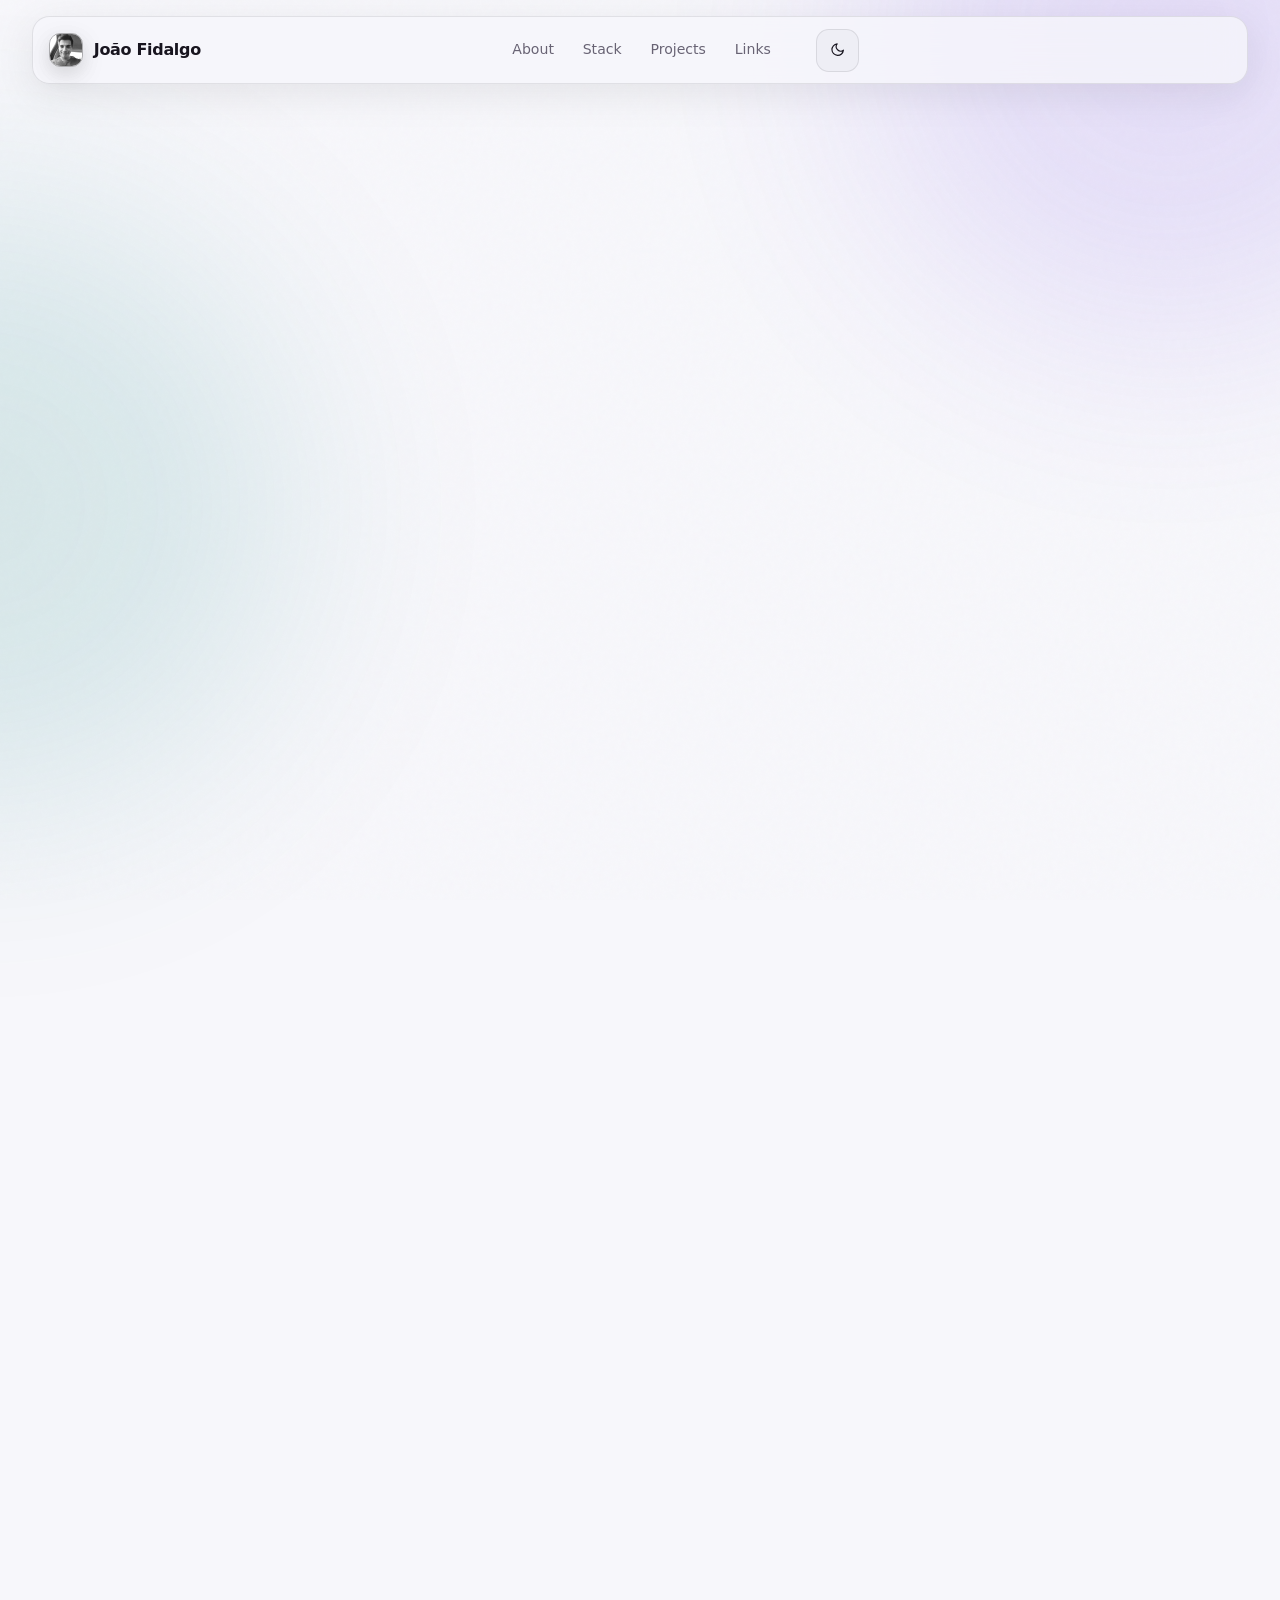
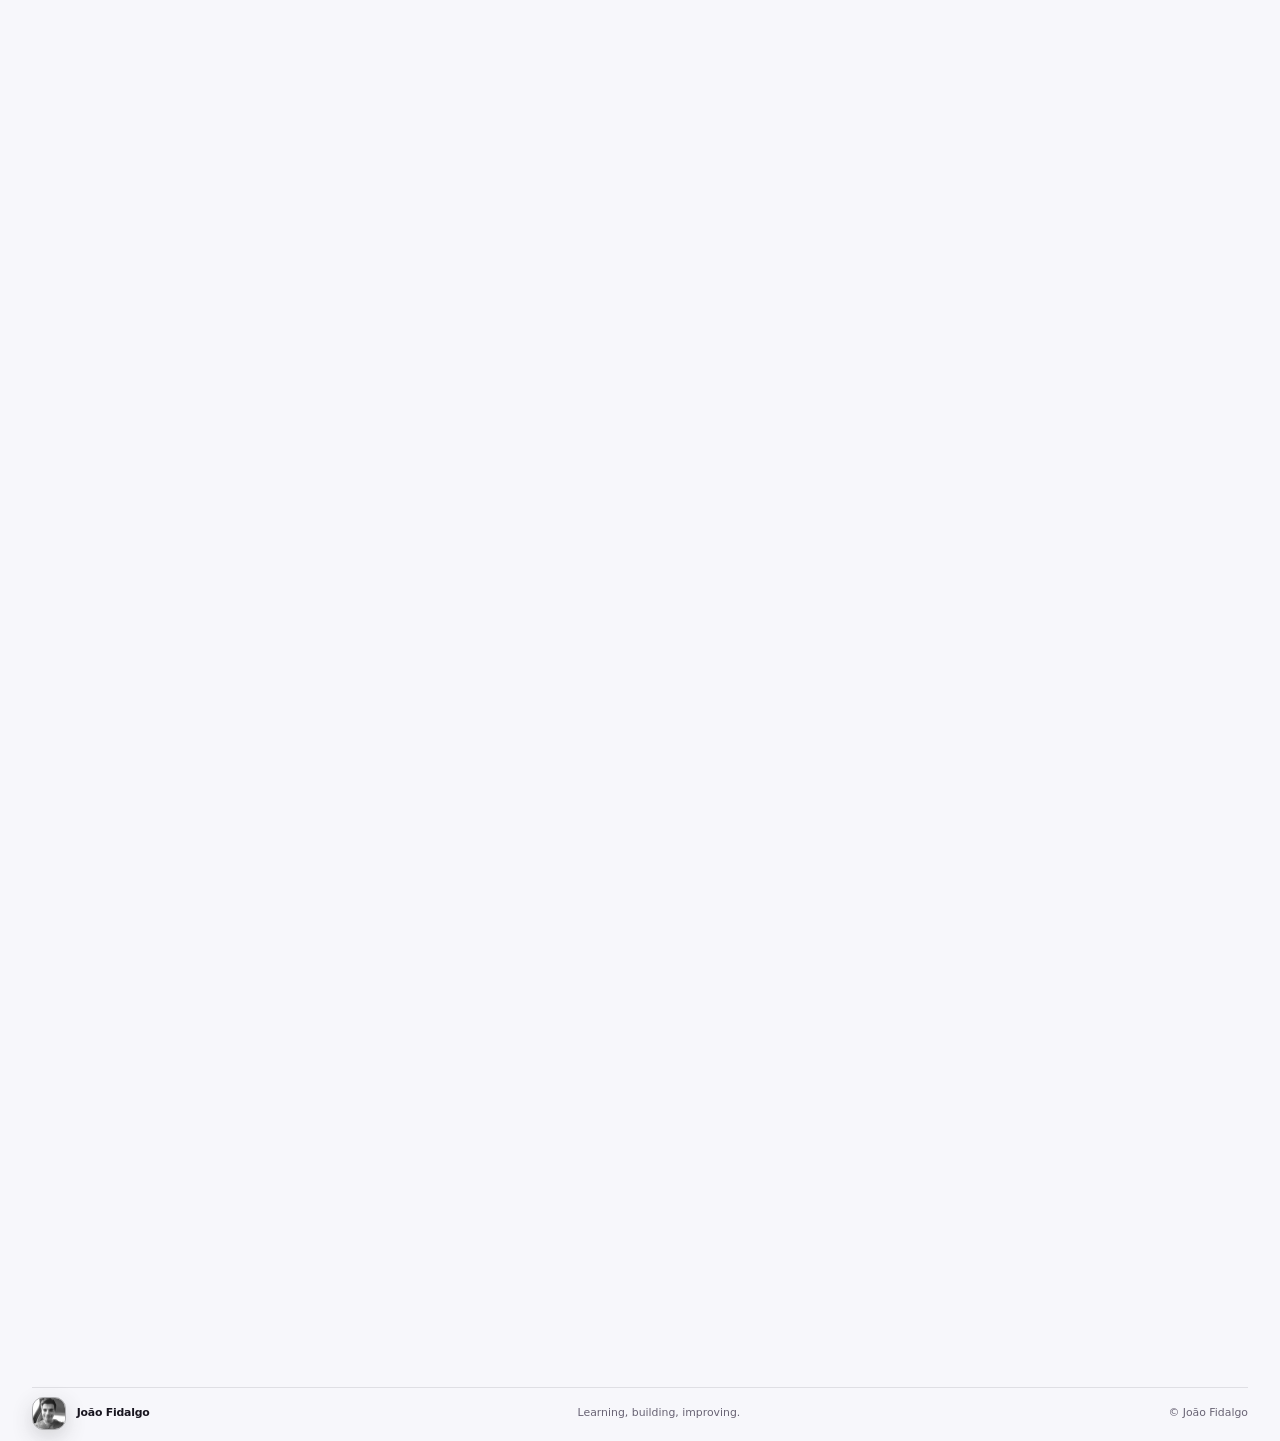
<file: index.html>
<!doctype html>
<html lang="en" data-theme="dark">
  <head>
    <meta charset="UTF-8" />
    <meta name="viewport" content="width=device-width, initial-scale=1.0" />
    <meta
      name="description"
      content="João Fidalgo — software developer in the making, learning C++ and building useful things."
    />
    <meta name="theme-color" content="#09090b" />
    <meta name="google-site-verification" content="jlW7F2nG0PA_6Goma5nMSGPetw8M0CzWUiENeQ98ETY" />
    <title>João Fidalgo</title>
    <link rel="icon" type="image/png" href="website/assets/favicon-rounded.png" />
    <link rel="apple-touch-icon" href="website/assets/favicon-rounded.png" />
    <link rel="stylesheet" href="website/styles.css?v=20261020-8" />
    <script>
      (() => {
        const systemTheme = window.matchMedia("(prefers-color-scheme: light)").matches
          ? "light"
          : "dark";
        document.documentElement.dataset.theme = systemTheme;
      })();
    </script>
  </head>
  <body>
    <a class="skip-link" href="#main-content">Skip to content</a>
    <div class="ambient ambient-one" aria-hidden="true"></div>
    <div class="ambient ambient-two" aria-hidden="true"></div>
    <div class="noise" aria-hidden="true"></div>

    <header class="site-header">
      <a class="brand" href="#top" aria-label="João Fidalgo — home">
        <img class="brand-photo" src="website/assets/profile-bw.jpg" alt="" />
        <span class="brand-name">João Fidalgo</span>
      </a>

      <nav class="desktop-nav" aria-label="Primary navigation">
        <a href="#about">About</a>
        <a href="#stack">Stack</a>
        <a href="#projects">Projects</a>
        <a href="#links">Links</a>
      </nav>

      <button class="theme-toggle" type="button" aria-label="Switch to light mode" title="Change theme">
        <span class="sun" aria-hidden="true">
          <svg viewBox="0 0 24 24"><circle cx="12" cy="12" r="4"/><path d="M12 2v2m0 16v2M4.93 4.93l1.41 1.41m11.32 11.32 1.41 1.41M2 12h2m16 0h2M4.93 19.07l1.41-1.41M17.66 6.34l1.41-1.41"/></svg>
        </span>
        <span class="moon" aria-hidden="true">
          <svg viewBox="0 0 24 24"><path d="M21 12.8A9 9 0 1 1 11.2 3 7 7 0 0 0 21 12.8Z"/></svg>
        </span>
      </button>
    </header>

    <main id="main-content">
      <section class="hero" id="top">
        <div class="hero-copy reveal">
          <div class="eyebrow"><span></span> Portugal · Learning in public</div>
          <h1>
            Hi, I’m João.<br />
            <span class="gradient-text">I turn curiosity into code.</span>
          </h1>
          <p class="hero-lead">
            Software Developer <em>(in the making)</em> based in Portugal, focused on learning
            <strong>C++</strong> right now.
          </p>
          <div class="hero-actions">
            <a class="button primary" href="#projects">
              Explore my work
              <svg viewBox="0 0 24 24" aria-hidden="true"><path d="m9 18 6-6-6-6"/></svg>
            </a>
            <a class="button secondary" href="https://github.com/joaofidalgo1998" target="_blank" rel="noreferrer">
              GitHub profile
            </a>
          </div>
        </div>

        <div class="hero-visual reveal" aria-label="Developer profile card">
          <div class="orbit orbit-one" aria-hidden="true"></div>
          <div class="orbit orbit-two" aria-hidden="true"></div>
          <div class="profile-card">
            <div class="profile-card-top">
              <div class="status-dot"></div>
              <span>currently_learning.cpp</span>
              <div class="terminal-dots" aria-hidden="true"><i></i><i></i><i></i></div>
            </div>
            <div class="avatar-wrap">
              <img src="website/assets/profile-main.jpg" alt="João Fidalgo" />
              <span class="avatar-ring" aria-hidden="true"></span>
            </div>
            <p class="code-line"><span>const</span> developer = {</p>
            <p class="code-line indent">name: <strong>"Johnny"</strong>,</p>
            <p class="code-line indent">focus: <strong>"C++"</strong>,</p>
            <p class="code-line indent">mode: <strong>"learning"</strong></p>
            <p class="code-line">};<span class="caret"></span></p>
          </div>
          <div class="floating-tag tag-one">C++</div>
          <div class="floating-tag tag-two">Automate</div>
          <div class="floating-tag tag-three">Build</div>
        </div>
      </section>

      <section class="section about-section" id="about">
        <div class="section-heading reveal">
          <span class="section-number">01</span>
          <div>
            <p class="kicker">About me</p>
            <h2>From real-time operations<br />to real-world software.</h2>
          </div>
        </div>

        <div class="about-grid">
          <div class="about-copy reveal">
            <p class="intro">Before we get started, you can call me <strong>Johnny!</strong> 😁</p>
            <p>
              I started learning C++ in Codecademy in August 2026. My goal is to learn enough to
              build AAA games, operating systems and emulators from scratch. I currently rely a lot
              on AI to help me write code and understand it.
            </p>
            <p>
              Another one of my passions is Android Custom ROMs. Once I feel comfortable with C++,
              I’ll start learning Kotlin and try to build ROMs. For now, I use AI to help me get a
              head start.
            </p>
            <p>
              Before transitioning into software development, I worked as a WFM Real Time Analyst,
              helping manage the workforce of a project with nearly 600 employees. I also built
              Microsoft Excel reports that showed operational KPIs and helped supervisors focus on
              the points that mattered most.
            </p>
            <p>
              I used Excel formulas, Power Query and Microsoft Power Automate to automate as much
              work as possible — turning tasks that took hours of manual effort into minutes.
            </p>
            <p class="updated">Profile updated September 2026</p>
          </div>

          <div class="impact-panel reveal">
            <div class="impact-card accent-card">
              <span class="impact-value">600</span>
              <span class="impact-label">employees supported<br />in real time</span>
            </div>
            <div class="impact-card">
              <span class="impact-value">hrs → min</span>
              <span class="impact-label">manual work reduced<br />through automation</span>
            </div>
            <div class="quote-card">
              <span class="quote-mark">“</span>
              <p>Learn deeply.<br />Build boldly.<br />Keep improving.</p>
            </div>
          </div>
        </div>
      </section>

      <section class="section stack-section" id="stack">
        <div class="section-heading reveal">
          <span class="section-number">02</span>
          <div>
            <p class="kicker">Tech stack</p>
            <h2>What I know — and<br />what I’m learning next.</h2>
          </div>
        </div>

        <div class="stack-grid">
          <article class="stack-card reveal">
            <div class="stack-icon">{ }</div>
            <p class="stack-label">Backend</p>
            <h3>Building foundations</h3>
            <ul class="skill-list">
              <li><span>C++</span><small class="active">Beginner · In progress</small></li>
              <li><span>Kotlin</span><small>Planned</small></li>
              <li><span>Java</span><small>Planned</small></li>
              <li><span>Python</span><small>Planned</small></li>
              <li><span>Rust</span><small>Planned</small></li>
            </ul>
          </article>

          <article class="stack-card reveal">
            <div class="stack-icon">&lt;/&gt;</div>
            <p class="stack-label">Frontend & data</p>
            <h3>Making ideas visible</h3>
            <ul class="skill-list">
              <li><span>HTML</span><small>Beginner · Planned</small></li>
              <li><span>CSS</span><small>Beginner · Planned</small></li>
              <li><span>PHP</span><small>Planned</small></li>
              <li><span>MySQL</span><small>Planned</small></li>
            </ul>
          </article>

          <article class="stack-card reveal featured-stack">
            <div class="stack-icon">↗</div>
            <p class="stack-label">Tools & practices</p>
            <h3>Where experience meets code</h3>
            <ul class="skill-list">
              <li><span>Microsoft Excel</span><small class="advanced">Advanced</small></li>
              <li><span>Power Automate</span><small class="intermediate">Intermediate</small></li>
              <li><span>Visual Studio</span><small>Beginner</small></li>
              <li><span>Power BI</span><small>Beginner</small></li>
              <li><span>Object-Oriented Programming</span><small>Beginner</small></li>
            </ul>
          </article>
        </div>
      </section>

      <section class="section project-section" id="projects">
        <div class="section-heading reveal">
          <span class="section-number">03</span>
          <div>
            <p class="kicker">Featured projects</p>
            <h2>Ideas are better<br />when people can use them.</h2>
          </div>
        </div>

        <article class="project-card reveal">
          <div class="project-copy">
            <div class="project-badge"><span></span> Android app</div>
            <h3>Truth or Dare</h3>
            <p class="project-description">An offline party game app, designed to keep the fun going wherever you are.</p>
            <ul class="project-features" aria-label="README feature placeholders">
              <li>Feature 1</li>
              <li>Feature 2</li>
            </ul>
            <div class="project-actions">
              <a class="button primary" href="https://play.google.com/store/apps/details?id=game.truthordare" target="_blank" rel="noreferrer">
                View on Google Play
                <svg viewBox="0 0 24 24" aria-hidden="true"><path d="M7 17 17 7M7 7h10v10"/></svg>
              </a>
              <a class="text-link" href="https://github.com/joaofidalgo1998" target="_blank" rel="noreferrer">View GitHub <span>↗</span></a>
            </div>
          </div>
          <div class="project-art" aria-hidden="true">
            <div class="phone">
              <div class="phone-speaker"></div>
              <div class="app-screen">
                <span class="mini-label">TRUTH OR DARE</span>
                <div class="game-orb">?</div>
                <p>Ready to play?</p>
                <div class="game-buttons"><i>TRUTH</i><i>DARE</i></div>
              </div>
            </div>
            <div class="shape shape-a"></div>
            <div class="shape shape-b"></div>
            <div class="shape shape-c"></div>
          </div>
        </article>

        <article class="project-card never-have-i-ever reveal">
          <div class="project-copy">
            <div class="project-badge"><span></span> Android app</div>
            <h3>Never Have I Ever</h3>
            <p class="project-description">A party game that gets everyone talking with classic Never Have I Ever prompts.</p>
            <ul class="project-features" aria-label="Never Have I Ever highlights">
              <li>Party game</li>
              <li>Android</li>
            </ul>
            <div class="project-actions">
              <a class="button primary" href="https://play.google.com/apps/testing/game.neverhaveiever" target="_blank" rel="noreferrer">
                Join the Google Play test
                <svg viewBox="0 0 24 24" aria-hidden="true"><path d="M7 17 17 7M7 7h10v10"/></svg>
              </a>
              <a class="text-link" href="https://github.com/joaofidalgo1998" target="_blank" rel="noreferrer">View GitHub <span>↗</span></a>
            </div>
          </div>
          <div class="project-art" aria-hidden="true">
            <div class="phone">
              <div class="phone-speaker"></div>
              <div class="app-screen">
                <span class="mini-label">NEVER HAVE I EVER</span>
                <div class="game-orb">I</div>
                <p>Ready to find out?</p>
                <div class="game-buttons"><i>I HAVE</i><i>NEVER</i></div>
              </div>
            </div>
            <div class="shape shape-a"></div>
            <div class="shape shape-b"></div>
            <div class="shape shape-c"></div>
          </div>
        </article>

        <div class="learning-strip reveal">
          <div>
            <p class="kicker">Currently learning</p>
            <h3>C++</h3>
          </div>
          <div class="progress-track" aria-label="Learning journey in progress">
            <span></span>
          </div>
          <p>One concept at a time.<br />One project at a time.</p>
        </div>
      </section>

      <section class="section links-section" id="links">
        <div class="section-heading reveal">
          <span class="section-number">04</span>
          <div>
            <p class="kicker">Find me online</p>
            <h2>Let’s connect<br />around the web.</h2>
          </div>
        </div>

        <div class="links-grid">
          <a class="social-link spotify reveal" href="https://open.spotify.com/user/7u4cq5x7p428c4udt9wg0awwo?si=384454f782e24566" target="_blank" rel="noreferrer">
            <span class="social-icon"><img src="website/assets/brands/spotify.svg" alt="" aria-hidden="true" /></span><span><strong>Spotify</strong><small>What I’m listening to</small></span><i>↗</i>
          </a>
          <a class="social-link github reveal" href="https://github.com/joaofidalgo1998" target="_blank" rel="noreferrer">
            <span class="social-icon"><img src="website/assets/brands/github.svg" alt="" aria-hidden="true" /></span><span><strong>GitHub</strong><small>Projects & experiments</small></span><i>↗</i>
          </a>
          <a class="social-link instagram reveal" href="https://instagram.com/joaochild" target="_blank" rel="noreferrer">
            <span class="social-icon"><img src="website/assets/brands/instagram.svg" alt="" aria-hidden="true" /></span><span><strong>Instagram</strong><small>@joaochild</small></span><i>↗</i>
          </a>
          <a class="social-link discord reveal" href="https://discord.gg/EJ7ThCgw4g" target="_blank" rel="noreferrer">
            <span class="social-icon"><img src="website/assets/brands/discord.svg" alt="" aria-hidden="true" /></span><span><strong>Discord</strong><small>Join the community</small></span><i>↗</i>
          </a>
          <a class="social-link linkedin reveal" href="https://linkedin.com/in/joaofidalgo1998" target="_blank" rel="noreferrer">
            <span class="social-icon"><img src="website/assets/brands/linkedin.svg" alt="" aria-hidden="true" /></span><span><strong>LinkedIn</strong><small>Professional profile</small></span><i>↗</i>
          </a>
          <a class="social-link playstore reveal" href="https://play.google.com/apps/testing/game.truthordare" target="_blank" rel="noreferrer">
            <span class="social-icon"><img src="website/assets/brands/google-play.svg" alt="" aria-hidden="true" /></span><span><strong>Truth or Dare — Android App</strong><small>Join the alpha test on Google Play</small></span><i>↗</i>
          </a>
          <a class="social-link playstore reveal wide" href="https://play.google.com/apps/testing/game.neverhaveiever" target="_blank" rel="noreferrer">
            <span class="social-icon"><img src="website/assets/brands/google-play.svg" alt="" aria-hidden="true" /></span><span><strong>Never Have I Ever — Android App</strong><small>Join the test on Google Play</small></span><i>↗</i>
          </a>
        </div>
      </section>

      <section class="closing-section">
        <div class="closing-card reveal">
          <p class="kicker">Say hello</p>
          <h2>Have an idea?<br /><span class="gradient-text">Let’s talk.</span></h2>
          <p>Follow the journey, explore my code, or connect with me through any of the links above.</p>
          <a class="button primary" href="https://linktr.ee/joao.fidalgo" target="_blank" rel="noreferrer">Open my Linktree <span>↗</span></a>
        </div>
      </section>
    </main>

    <footer>
      <a class="brand footer-brand" href="#top">
        <img class="brand-photo" src="website/assets/profile-bw.jpg" alt="" />
        <span class="brand-name">João Fidalgo</span>
      </a>
      <p>Learning, building, improving.</p>
      <p>© <span id="year"></span> João Fidalgo</p>
    </footer>

    <script src="website/script.js?v=20261020-2"></script>
  </body>
</html>
</file>
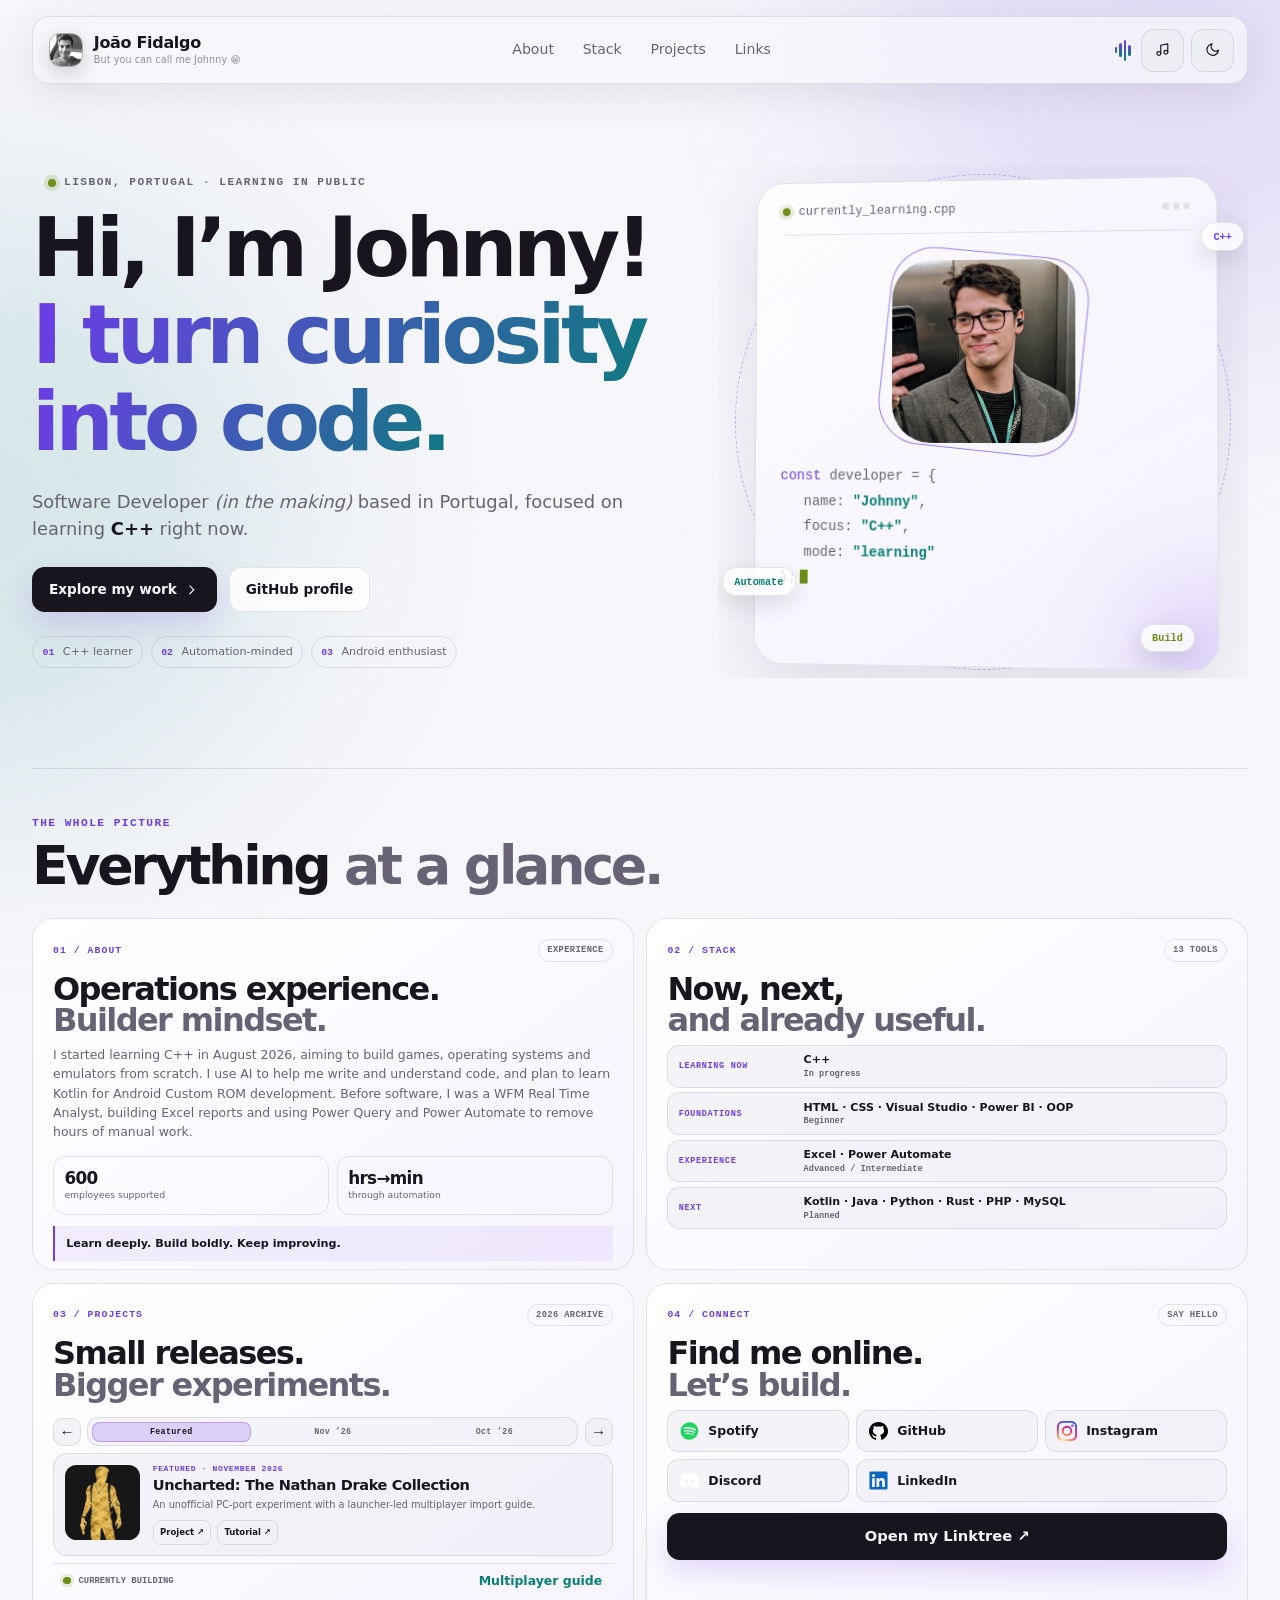
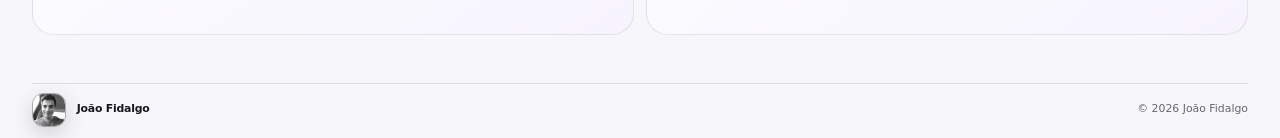
<file: website/index.html>
<!doctype html>
<html lang="en" data-theme="dark">
  <head>
    <meta charset="UTF-8" />
    <meta name="viewport" content="width=device-width, initial-scale=1.0" />
    <meta name="description" content="João Fidalgo — software developer in the making, learning C++ and building useful things." />
    <meta name="theme-color" content="#09090b" />
    <meta name="google-site-verification" content="jlW7F2nG0PA_6Goma5nMSGPetw8M0CzWUiENeQ98ETY" />
    <title>João Fidalgo</title>
    <link rel="icon" type="image/png" href="assets/favicon-rounded.png" />
    <link rel="apple-touch-icon" href="assets/favicon-rounded.png" />
    <link rel="stylesheet" href="styles.css?v=20261119-overview-spacing" />
    <script>
      (() => {
        const systemTheme = window.matchMedia("(prefers-color-scheme: light)").matches ? "light" : "dark";
        document.documentElement.dataset.theme = systemTheme;
      })();
    </script>
  </head>
  <body>
    <a class="skip-link" href="#main-content">Skip to content</a>
    <div class="ambient ambient-one" aria-hidden="true"></div>
    <div class="ambient ambient-two" aria-hidden="true"></div>
    <div class="noise" aria-hidden="true"></div>

    <header class="site-header">
      <a class="brand" href="#top" aria-label="João Fidalgo — home">
        <img class="brand-photo" src="assets/profile-bw.jpg" alt="" />
        <span class="brand-copy"><span class="brand-name">João Fidalgo</span><small>But you can call me Johnny 😁</small></span>
      </a>
      <nav class="desktop-nav" aria-label="Primary navigation">
        <a href="#about">About</a><a href="#stack">Stack</a><a href="#projects">Projects</a><a href="#links">Links</a>
      </nav>
      <div class="header-actions">
        <span class="audio-visualizer" aria-hidden="true"><i></i><i></i><i></i><i></i></span>
        <button class="spotify-toggle" type="button" aria-label="Open Spotify playlist" aria-expanded="false" aria-controls="spotify-player" title="Open Spotify playlist">
          <svg viewBox="0 0 24 24" aria-hidden="true"><path d="M9 18V5l11-2v13"/><circle cx="6" cy="18" r="3"/><circle cx="17" cy="16" r="3"/></svg>
        </button>
        <button class="theme-toggle" type="button" aria-label="Switch to light mode" title="Change theme">
          <span class="sun" aria-hidden="true"><svg viewBox="0 0 24 24"><circle cx="12" cy="12" r="4"/><path d="M12 2v2m0 16v2M4.93 4.93l1.41 1.41m11.32 11.32 1.41 1.41M2 12h2m16 0h2M4.93 19.07l1.41-1.41M17.66 6.34l1.41-1.41"/></svg></span>
          <span class="moon" aria-hidden="true"><svg viewBox="0 0 24 24"><path d="M21 12.8A9 9 0 1 1 11.2 3 7 7 0 0 0 21 12.8Z"/></svg></span>
        </button>
      </div>
      <div class="spotify-popover" id="spotify-player" hidden>
        <div class="spotify-popover-heading">
          <span><i aria-hidden="true"></i> Spotify playlist</span>
          <button class="spotify-close" type="button" aria-label="Close Spotify player">×</button>
        </div>
        <div class="spotify-embed-shell"><div id="spotify-embed"><span>Loading Spotify…</span></div></div>
      </div>
    </header>

    <main id="main-content">
      <section class="hero" id="top">
        <div class="hero-copy reveal">
          <div class="eyebrow"><span></span> Lisbon, Portugal · Learning in public</div>
          <h1>Hi, I’m Johnny!<br /><span class="gradient-text">I turn curiosity into code.</span></h1>
          <p class="hero-lead">Software Developer <em>(in the making)</em> based in Portugal, focused on learning <strong>C++</strong> right now.</p>
          <div class="hero-actions">
            <a class="button primary" href="#projects">Explore my work <svg viewBox="0 0 24 24" aria-hidden="true"><path d="m9 18 6-6-6-6"/></svg></a>
            <a class="button secondary" href="https://github.com/fidalgojoao" target="_blank" rel="noreferrer">GitHub profile</a>
          </div>
          <div class="hero-facts" aria-label="Quick profile"><span><b>01</b> C++ learner</span><span><b>02</b> Automation-minded</span><span><b>03</b> Android enthusiast</span></div>
        </div>
        <div class="hero-visual reveal" aria-label="Developer profile card">
          <div class="orbit orbit-one" aria-hidden="true"></div><div class="orbit orbit-two" aria-hidden="true"></div>
          <div class="profile-card">
            <div class="profile-card-top"><div class="status-dot"></div><span>currently_learning.cpp</span><div class="terminal-dots" aria-hidden="true"><i></i><i></i><i></i></div></div>
            <div class="avatar-wrap"><img src="assets/profile-main.jpg" alt="João Fidalgo" /><span class="avatar-ring" aria-hidden="true"></span></div>
            <p class="code-line"><span>const</span> developer = {</p><p class="code-line indent">name: <strong>"Johnny"</strong>,</p><p class="code-line indent">focus: <strong>"C++"</strong>,</p><p class="code-line indent">mode: <strong>"learning"</strong></p><p class="code-line">};<span class="caret"></span></p>
          </div>
          <div class="floating-tag tag-one">C++</div><div class="floating-tag tag-two">Automate</div><div class="floating-tag tag-three">Build</div>
        </div>
      </section>

      <section class="overview-section" aria-labelledby="overview-title">
        <header class="overview-heading reveal">
          <div><span class="section-number">THE WHOLE PICTURE</span><h2 id="overview-title">Everything <span>at a glance.</span></h2></div>
        </header>
        <div class="swipe-cue is-start" aria-label="Browse overview cards">
          <button class="cue-arrow cue-left" type="button" aria-label="Previous card">←</button>
          <span class="cue-label">More cards</span>
          <button class="cue-arrow cue-right" type="button" aria-label="Next card">→</button>
        </div>

        <div class="overview-grid">
          <article class="overview-card overview-about" id="about">
            <div class="overview-card-head"><span>01 / ABOUT</span><b>Experience</b></div>
            <h3>Operations experience.<br /><span>Builder mindset.</span></h3>
            <p>I started learning C++ in August 2026, aiming to build games, operating systems and emulators from scratch. I use AI to help me write and understand code, and plan to learn Kotlin for Android Custom ROM development. Before software, I was a WFM Real Time Analyst, building Excel reports and using Power Query and Power Automate to remove hours of manual work.</p>
            <div class="mini-metrics"><span><strong>600</strong> employees supported</span><span><strong>hrs→min</strong> through automation</span></div>
            <blockquote>Learn deeply. Build boldly. Keep improving.</blockquote>
          </article>

          <article class="overview-card overview-stack" id="stack">
            <div class="overview-card-head"><span>02 / STACK</span><b>13 tools</b></div>
            <h3>Now, next,<br /><span>and already useful.</span></h3>
            <div class="stack-strips">
              <div><small>LEARNING NOW</small><span><b>C++</b><em>In progress</em></span></div>
              <div><small>FOUNDATIONS</small><span><b>HTML · CSS · Visual Studio · Power BI · OOP</b><em>Beginner</em></span></div>
              <div><small>EXPERIENCE</small><span><b>Excel · Power Automate</b><em>Advanced / Intermediate</em></span></div>
              <div><small>NEXT</small><span><b>Kotlin · Java · Python · Rust · PHP · MySQL</b><em>Planned</em></span></div>
            </div>
          </article>

          <article class="overview-card overview-projects" id="projects">
            <div class="overview-card-head"><span>03 / PROJECTS</span><b>2026 archive</b></div>
            <h3>Small releases.<br /><span>Bigger experiments.</span></h3>
            <section class="project-browser" aria-label="Project archive">
              <div class="project-browser__bar">
                <button class="project-arrow" type="button" data-project-previous aria-label="Show previous project group">←</button>
                <div class="project-tabs" role="tablist" aria-label="Project groups">
                  <button id="project-tab-featured" type="button" role="tab" aria-selected="true" aria-controls="project-panel-featured" data-project-tab="featured">Featured</button>
                  <button id="project-tab-november" type="button" role="tab" aria-selected="false" aria-controls="project-panel-november" data-project-tab="november">Nov ’26</button>
                  <button id="project-tab-october" type="button" role="tab" aria-selected="false" aria-controls="project-panel-october" data-project-tab="october">Oct ’26</button>
                </div>
                <button class="project-arrow" type="button" data-project-next aria-label="Show next project group">→</button>
              </div>

              <article class="project-panel" id="project-panel-featured" role="tabpanel" aria-labelledby="project-tab-featured" data-project-panel="featured">
                <img class="project-feature-image" src="assets/uncharted-multiplayer.png" alt="Nathan Drake silhouette in aged gold parchment" />
                <div><span class="project-panel__label">Featured · November 2026</span><h4>Uncharted: The Nathan Drake Collection</h4><p>An unofficial PC-port experiment with a launcher-led multiplayer import guide.</p><div class="project-panel__links"><a href="https://github.com/fidalgojoao/Uncharted-The-Nathan-Drake-Collection-PC-port" target="_blank" rel="noreferrer">Project ↗</a><a href="https://fidalgojoao.github.io/Uncharted-The-Nathan-Drake-Collection-PC-port/" target="_blank" rel="noreferrer">Tutorial ↗</a></div></div>
              </article>

              <article class="project-panel" id="project-panel-november" role="tabpanel" aria-labelledby="project-tab-november" data-project-panel="november" hidden>
                <img class="project-feature-image" src="assets/uncharted-multiplayer.png" alt="Nathan Drake silhouette in aged gold parchment" />
                <div><span class="project-panel__label">Featured · November 2026</span><h4>Uncharted: The Nathan Drake Collection</h4><p>An unofficial PC-port experiment with a launcher-led multiplayer import guide.</p><div class="project-panel__links"><a href="https://github.com/fidalgojoao/Uncharted-The-Nathan-Drake-Collection-PC-port" target="_blank" rel="noreferrer">Project ↗</a><a href="https://fidalgojoao.github.io/Uncharted-The-Nathan-Drake-Collection-PC-port/" target="_blank" rel="noreferrer">Tutorial ↗</a></div></div>
              </article>

              <article class="project-panel project-panel--list" id="project-panel-october" role="tabpanel" aria-labelledby="project-tab-october" data-project-panel="october" hidden>
                <div class="project-strips"><div><img class="project-mark" src="assets/truth-or-dare-icon.png" alt="" /><span><b>Truth or Dare</b><small>Offline party and social prompt game · October 2026</small></span><span class="strip-links"><a href="https://play.google.com/store/apps/details?id=game.truthordare" target="_blank" rel="noreferrer">Play ↗</a><a href="https://github.com/fidalgojoao" target="_blank" rel="noreferrer">Code ↗</a></span></div><div><img class="project-mark" src="assets/never-have-i-ever-icon.png" alt="" /><span><b>Never Have I Ever</b><small>Offline party and social prompt game · October 2026</small></span><span class="strip-links"><a href="https://play.google.com/store/apps/details?id=game.neverhaveiever" target="_blank" rel="noreferrer">Play ↗</a><a href="https://github.com/fidalgojoao" target="_blank" rel="noreferrer">Code ↗</a></span></div></div>
              </article>
            </section>
            <p class="current-line"><i></i><span>Currently building</span><strong>Multiplayer guide</strong></p>
          </article>

          <article class="overview-card overview-links" id="links">
            <div class="overview-card-head"><span>04 / CONNECT</span><b>Say hello</b></div>
            <h3>Find me online.<br /><span>Let’s build.</span></h3>
            <div class="social-tiles">
              <a href="https://open.spotify.com/user/7u4cq5x7p428c4udt9wg0awwo?si=384454f782e24566" target="_blank" rel="noreferrer"><img src="assets/brands/spotify.svg" alt="" /><span>Spotify</span></a>
              <a href="https://github.com/fidalgojoao" target="_blank" rel="noreferrer"><img src="assets/brands/github.svg" alt="" /><span>GitHub</span></a>
              <a href="https://instagram.com/joaochild" target="_blank" rel="noreferrer"><img src="assets/brands/instagram.svg" alt="" /><span>Instagram</span></a>
              <a href="https://discord.gg/EJ7ThCgw4g" target="_blank" rel="noreferrer"><img src="assets/brands/discord.svg" alt="" /><span>Discord</span></a>
              <a class="linkedin-tile" href="https://linkedin.com/in/joaofidalgo1998" target="_blank" rel="noreferrer"><img src="assets/brands/linkedin.svg" alt="" /><span>LinkedIn</span></a>
            </div>
            <a class="button primary overview-cta" href="https://linktr.ee/joao.fidalgo" target="_blank" rel="noreferrer">Open my Linktree ↗</a>
          </article>
        </div>
      </section>
    </main>

    <footer><a class="brand footer-brand" href="#top"><img class="brand-photo" src="assets/profile-bw.jpg" alt="" /><span class="brand-name">João Fidalgo</span></a><p>© <span id="year"></span> João Fidalgo</p></footer>
    <script src="script.js?v=20261119-project-archive"></script>
  </body>
</html>
</file>
<file: website/styles.css>
:root {
  color-scheme: dark;
  --bg: #09090b;
  --bg-raised: rgba(21, 21, 26, .74);
  --surface: #141419;
  --surface-strong: #1b1b22;
  --text: #f5f3ff;
  --muted: #a7a3b6;
  --line: rgba(255, 255, 255, .1);
  --purple: #9b7cff;
  --violet: #7c3aed;
  --cyan: #5eead4;
  --lime: #c7f36b;
  --shadow: 0 24px 70px rgba(0, 0, 0, .35);
  --header: rgba(9, 9, 11, .76);
}

[data-theme="light"] {
  color-scheme: light;
  --bg: #f7f7fb;
  --bg-raised: rgba(255, 255, 255, .78);
  --surface: #fff;
  --surface-strong: #eeeef5;
  --text: #18151f;
  --muted: #686374;
  --line: rgba(24, 21, 31, .1);
  --purple: #6d3ce8;
  --violet: #8255ee;
  --cyan: #087f78;
  --lime: #6c8f16;
  --shadow: 0 24px 70px rgba(70, 54, 110, .13);
  --header: rgba(247, 247, 251, .78);
}

* { box-sizing: border-box; }
html { width: 100%; max-width: 100%; overflow-x: clip; scroll-behavior: smooth; scroll-padding-top: 100px; }
body { margin: 0; min-width: 280px; overflow-x: clip; background: var(--bg); color: var(--text); font-family: Inter, ui-sans-serif, system-ui, -apple-system, BlinkMacSystemFont, "Segoe UI", sans-serif; line-height: 1.55; transition: background-color 300ms ease, color 300ms ease; }
a { color: inherit; text-decoration: none; }
button, a { -webkit-tap-highlight-color: transparent; }
img { display: block; max-width: 100%; }
svg { width: 1.15em; fill: none; stroke: currentColor; stroke-width: 1.8; stroke-linecap: round; stroke-linejoin: round; }

.skip-link { position: fixed; z-index: 1000; left: 1rem; top: 1rem; transform: translateY(-160%); padding: .75rem 1rem; border-radius: .65rem; background: var(--text); color: var(--bg); }
.skip-link:focus { transform: translateY(0); }
.noise { position: fixed; inset: 0; z-index: -1; pointer-events: none; opacity: .025; background-image: url("data:image/svg+xml,%3Csvg viewBox='0 0 180 180' xmlns='http://www.w3.org/2000/svg'%3E%3Cfilter id='n'%3E%3CfeTurbulence type='fractalNoise' baseFrequency='.9' numOctaves='4' stitchTiles='stitch'/%3E%3C/filter%3E%3Crect width='100%25' height='100%25' filter='url(%23n)' opacity='.9'/%3E%3C/svg%3E"); }
.ambient { position: fixed; z-index: -2; width: 38rem; height: 38rem; border-radius: 50%; filter: blur(115px); opacity: .13; pointer-events: none; }
.ambient-one { top: -17rem; right: -12rem; background: var(--purple); }
.ambient-two { bottom: 10%; left: -20rem; background: var(--cyan); }

.site-header { position: fixed; z-index: 100; top: 1rem; left: 50%; width: min(calc(100% - 2rem), 1180px); transform: translateX(-50%); display: grid; grid-template-columns: 1fr auto 1fr; align-items: center; gap: 2rem; padding: .72rem .8rem .72rem 1rem; border: 1px solid var(--line); border-radius: 1.1rem; background: var(--header); box-shadow: 0 10px 40px rgba(0,0,0,.08); backdrop-filter: blur(18px); -webkit-backdrop-filter: blur(18px); }
.brand { display: inline-flex; align-items: center; gap: .7rem; width: max-content; font-weight: 720; letter-spacing: -.02em; }
.brand-copy { display: flex; flex-direction: column; min-width: 0; line-height: 1.05; }
.brand-copy small { margin-top: .22rem; color: color-mix(in srgb, var(--muted) 72%, transparent); font-size: .6rem; font-weight: 500; letter-spacing: .01em; }
.brand-photo { display: block; width: 2.1rem; height: 2.1rem; flex: 0 0 auto; border: 1px solid color-mix(in srgb, var(--purple) 36%, var(--line)); border-radius: .7rem; object-fit: cover; object-position: 50% 38%; filter: grayscale(1) contrast(1.06); box-shadow: 0 7px 20px rgba(124,58,237,.22); }
.desktop-nav { display: flex; align-items: center; gap: .2rem; }
.desktop-nav a { padding: .55rem .8rem; color: var(--muted); font-size: .88rem; border-radius: .65rem; transition: 180ms ease; }
.desktop-nav a:hover, .desktop-nav a:focus-visible { color: var(--text); background: var(--surface-strong); outline: none; }
.header-actions { justify-self: end; display: flex; align-items: center; gap: .45rem; }
.audio-visualizer { display: flex; width: 1.35rem; height: 1.5rem; align-items: center; justify-content: center; gap: .12rem; }
.audio-visualizer i { width: .16rem; height: 22%; border-radius: 999px; background: linear-gradient(180deg, var(--purple), var(--cyan)); transform-origin: center; animation: equalizer 720ms ease-in-out infinite alternate; animation-play-state: paused; }
.audio-visualizer i:nth-child(2) { height: 58%; animation-duration: 530ms; animation-delay: -180ms; }
.audio-visualizer i:nth-child(3) { height: 88%; animation-duration: 640ms; animation-delay: -340ms; }
.audio-visualizer i:nth-child(4) { height: 45%; animation-duration: 470ms; animation-delay: -90ms; }
.audio-visualizer.is-playing i { animation-play-state: running; }
.theme-toggle, .spotify-toggle { position: relative; display: grid; width: 2.7rem; height: 2.7rem; padding: 0; place-items: center; overflow: hidden; border: 1px solid var(--line); border-radius: .8rem; background: var(--surface-strong); color: var(--text); cursor: pointer; transition: transform 180ms ease, background-color 250ms ease; }
.theme-toggle:hover { transform: rotate(5deg) scale(1.04); }
.spotify-toggle:hover, .spotify-toggle[aria-expanded="true"] { transform: translateY(-2px); background: color-mix(in srgb, #1ed760 16%, var(--surface-strong)); color: #1ed760; }
.theme-toggle:focus-visible, .spotify-toggle:focus-visible, .spotify-close:focus-visible { outline: 3px solid color-mix(in srgb, var(--purple) 45%, transparent); outline-offset: 2px; }
.theme-toggle span { position: absolute; display: grid; place-items: center; transition: transform 380ms cubic-bezier(.2,.8,.2,1), opacity 250ms ease; }
.theme-toggle .sun { transform: translateY(0); opacity: 1; }
.theme-toggle .moon { transform: translateY(180%) rotate(-35deg); opacity: 0; }
[data-theme="light"] .theme-toggle .sun { transform: translateY(-180%) rotate(35deg); opacity: 0; }
[data-theme="light"] .theme-toggle .moon { transform: translateY(0); opacity: 1; }
.spotify-popover { position: absolute; top: calc(100% + .7rem); right: 0; width: min(31rem, calc(100vw - 2rem)); padding: .55rem; border: 1px solid var(--line); border-radius: 1.15rem; background: color-mix(in srgb, var(--surface) 94%, transparent); box-shadow: var(--shadow); backdrop-filter: blur(22px); animation: spotify-in 220ms cubic-bezier(.2,.8,.2,1); }
.spotify-popover-heading { display: grid; grid-template-columns: 1fr auto; align-items: center; gap: .45rem; min-height: 2rem; padding: 0 .1rem .45rem .35rem; color: var(--muted); font: 700 .68rem ui-monospace, monospace; letter-spacing: .08em; text-transform: uppercase; }
.spotify-popover-heading span { display: flex; align-items: center; gap: .5rem; }
.spotify-popover-heading i { width: .48rem; height: .48rem; border-radius: 50%; background: #1ed760; box-shadow: 0 0 0 .25rem color-mix(in srgb, #1ed760 14%, transparent); }
.spotify-close { display: grid; width: 2rem; height: 2rem; padding: 0; place-items: center; border: 0; border-radius: .65rem; background: transparent; color: var(--muted); cursor: pointer; font-size: 1.35rem; }
.spotify-embed-shell { position: relative; min-width: 0; overflow: hidden; border-radius: .75rem; background: #121212; }
.spotify-embed-shell::after { content: ""; position: absolute; inset: 0; border: 2px solid #121212; border-radius: .75rem; pointer-events: none; }
#spotify-embed { min-height: 352px; display: grid; place-items: center; color: var(--muted); font: 650 .65rem ui-monospace, monospace; }
.spotify-popover iframe { display: block; border: 0; clip-path: inset(1px round .75rem); }

main, footer { width: min(calc(100% - 2.25rem), 1180px); margin-inline: auto; }
.hero { min-height: min(100svh, 48rem); display: grid; grid-template-columns: 1.08fr .92fr; align-items: center; gap: clamp(2.5rem, 5vw, 5rem); padding: 8rem 0 3.25rem; }
.eyebrow, .panel-label, .section-number { font: 700 .7rem/1.2 ui-monospace, SFMono-Regular, Menlo, monospace; letter-spacing: .13em; text-transform: uppercase; }
.eyebrow { position: relative; display: block; margin: 0 0 1rem 1.875rem; color: var(--muted); }
.eyebrow > span { position: absolute; top: .16rem; left: -1rem; }
.eyebrow span, .project-badge i { width: .5rem; height: .5rem; border-radius: 50%; background: var(--lime); box-shadow: 0 0 0 .26rem color-mix(in srgb, var(--lime) 16%, transparent); }
.hero h1 { margin: 0; overflow: visible; font-size: clamp(3.15rem, 6.4vw, 6rem); line-height: 1.06; letter-spacing: -.055em; }
.gradient-text { padding-right: .09em; padding-bottom: .05em; background: linear-gradient(110deg, var(--purple), var(--cyan) 60%, var(--lime)); background-size: 180% 180%; -webkit-background-clip: text; background-clip: text; -webkit-box-decoration-break: clone; box-decoration-break: clone; color: transparent; animation: gradient-shift 7s ease infinite; }
.hero-lead { max-width: 38rem; margin: 1.35rem 0 0; color: var(--muted); font-size: clamp(1rem, 1.4vw, 1.2rem); }
.hero-lead strong { color: var(--text); }
.hero-actions, .project-actions { display: flex; flex-wrap: wrap; align-items: center; gap: .75rem; margin-top: 1.5rem; }
.button { min-height: 2.8rem; display: inline-flex; align-items: center; justify-content: center; gap: .45rem; padding: .68rem 1rem; border: 1px solid transparent; border-radius: .78rem; font-weight: 750; font-size: .85rem; transition: transform 180ms ease, box-shadow 180ms ease; }
.button:hover { transform: translateY(-2px); }
.button.primary { background: var(--text); color: var(--bg); box-shadow: 0 12px 30px color-mix(in srgb, var(--purple) 18%, transparent); }
.button.secondary { background: var(--bg-raised); border-color: var(--line); }
.hero-facts { display: flex; flex-wrap: wrap; gap: .45rem; margin-top: 1.5rem; }
.hero-facts span { padding: .4rem .6rem; border: 1px solid var(--line); border-radius: 999px; color: var(--muted); font-size: .7rem; }
.hero-facts b { margin-right: .3rem; color: var(--purple); font: 700 .62rem ui-monospace, monospace; }

.hero-visual { position: relative; min-height: 32rem; display: grid; place-items: center; overflow: clip; perspective: 1000px; }
.profile-card { position: relative; z-index: 2; width: min(100%, 29rem); min-height: 30.5rem; padding: 1.35rem 1.6rem 1.8rem; overflow: hidden; border: 1px solid var(--line); border-radius: 1.8rem; background: linear-gradient(145deg, var(--bg-raised), color-mix(in srgb, var(--surface) 92%, var(--purple) 8%)); box-shadow: var(--shadow); backdrop-filter: blur(18px); transform: rotateY(-4deg) rotateX(1.5deg); transition: transform 400ms ease; }
.profile-card::after { content: ""; position: absolute; width: 9rem; height: 9rem; right: -4rem; bottom: -4rem; border-radius: 50%; background: var(--purple); filter: blur(50px); opacity: .2; }
.profile-card-top { display: flex; align-items: center; gap: .55rem; padding-bottom: 1.05rem; border-bottom: 1px solid var(--line); color: var(--muted); font: .76rem ui-monospace, monospace; }
.status-dot { width: .5rem; height: .5rem; border-radius: 50%; background: var(--lime); box-shadow: 0 0 0 4px color-mix(in srgb, var(--lime) 14%, transparent); }
.terminal-dots { margin-left: auto; display: flex; gap: .25rem; }
.terminal-dots i { width: .4rem; height: .4rem; border-radius: 50%; background: var(--line); }
.avatar-wrap { position: relative; width: 11.5rem; margin: 1.65rem auto 1.45rem; }
.avatar-wrap img { width: 11.5rem; height: 11.5rem; border-radius: 2.45rem; object-fit: cover; object-position: 51% 31%; }
.avatar-ring { position: absolute; inset: -.5rem; border: 1px solid color-mix(in srgb, var(--purple) 65%, transparent); border-radius: 2.75rem; transform: rotate(6deg); }
.code-line { position: relative; z-index: 1; margin: .3rem 0; color: var(--muted); font: .87rem/1.5 ui-monospace, monospace; }
.code-line span { color: var(--purple); }.code-line strong { color: var(--cyan); }.code-line.indent { padding-left: 1.5rem; }
.caret { display: inline-block; width: .5rem; height: .9rem; margin-left: .25rem; vertical-align: -.14rem; background: var(--lime); animation: blink 1.1s steps(2) infinite; }
.orbit { position: absolute; border: 1px dashed color-mix(in srgb, var(--purple) 35%, transparent); border-radius: 50%; animation: spin 22s linear infinite; }
.orbit-one { width: 31rem; height: 31rem; max-width: 96%; }.orbit-two { width: 23.5rem; height: 23.5rem; max-width: 76%; animation-direction: reverse; animation-duration: 16s; border-color: color-mix(in srgb, var(--cyan) 33%, transparent); }
.floating-tag { position: absolute; z-index: 3; padding: .46rem .7rem; border: 1px solid var(--line); border-radius: 999px; background: var(--bg-raised); box-shadow: 0 8px 25px rgba(0,0,0,.12); color: var(--muted); font: 700 .64rem ui-monospace, monospace; animation: float 5s ease-in-out infinite; }
.tag-one { top: 11%; right: .25rem; color: var(--purple); }.tag-two { bottom: 16%; left: .25rem; color: var(--cyan); animation-delay: -1.8s; }.tag-three { bottom: 5%; right: 10%; color: var(--lime); animation-delay: -3.2s; }

.compact-section { display: grid; grid-template-columns: minmax(14rem, .58fr) minmax(0, 1.42fr); gap: clamp(2rem, 4vw, 4rem); padding: clamp(3rem, 5vw, 4.5rem) 0; border-top: 1px solid var(--line); }
.compact-heading { align-self: start; position: sticky; top: 7rem; }
.section-number { color: var(--purple); }
.compact-heading h2 { margin: .8rem 0 .75rem; font-size: clamp(2.2rem, 3.7vw, 4.1rem); line-height: .96; letter-spacing: -.055em; }
.compact-heading h2 span { color: var(--muted); }
.compact-heading > p { max-width: 19rem; margin: 0; color: var(--muted); font-size: .86rem; }
.panel, .metric-card, .principle-card, .project-card, .quick-link, .contact-card, .learning-bar { border: 1px solid var(--line); background: var(--surface); }
.panel { border-radius: 1.3rem; }

.about-dashboard { display: grid; grid-template-columns: 1.12fr .88fr; gap: .8rem; }
.story-card { padding: 1.45rem; }
.panel-label { margin: 0 0 .65rem; color: var(--purple); }
.story-card h3 { margin: 0 0 .75rem; font-size: clamp(1.5rem, 2.5vw, 2.4rem); line-height: 1.04; letter-spacing: -.045em; }
.story-card h3 span { color: var(--purple); }
.story-card > p:not(.panel-label) { margin: 0; color: var(--muted); font-size: .9rem; }
details { margin-top: 1rem; border-top: 1px solid var(--line); }
summary { display: flex; justify-content: space-between; align-items: center; padding: .9rem 0 0; cursor: pointer; color: var(--text); font-size: .8rem; font-weight: 750; list-style: none; }
summary::-webkit-details-marker { display: none; }
summary span { color: var(--purple); font-size: 1.1rem; transition: transform 180ms ease; }
details[open] summary span { transform: rotate(45deg); }
.detail-copy { padding-top: .75rem; }
.detail-copy p { margin: 0 0 .65rem; color: var(--muted); font-size: .82rem; }
.impact-grid { display: grid; grid-template-columns: 1fr 1fr; gap: .8rem; }
.metric-card, .principle-card { min-height: 8.6rem; padding: 1.1rem; border-radius: 1.15rem; }
.metric-card { display: flex; flex-direction: column; justify-content: space-between; }
.metric-card strong { font-size: clamp(1.75rem, 3vw, 3rem); line-height: .9; letter-spacing: -.06em; }
.metric-card span { color: var(--muted); font-size: .68rem; line-height: 1.35; }
.accent-card { border-color: transparent; background: linear-gradient(145deg, var(--violet), #5d32b8); color: #fff; }
.accent-card span { color: rgba(255,255,255,.72); }
.principle-card { grid-column: 1 / -1; position: relative; display: flex; align-items: flex-end; overflow: hidden; }
.principle-card > span { position: absolute; right: .7rem; top: -.8rem; color: var(--purple); opacity: .15; font: 7rem Georgia, serif; }
.principle-card p { margin: 0; font-size: 1.2rem; line-height: 1.2; font-weight: 800; letter-spacing: -.03em; }

.skill-board { display: grid; grid-template-columns: repeat(3, minmax(0, 1fr)); gap: .75rem; }
.skill-column { padding: 1.1rem; }
.skill-column.featured { background: linear-gradient(160deg, color-mix(in srgb, var(--surface) 88%, var(--purple) 12%), var(--surface)); }
.skill-title { display: flex; align-items: center; gap: .75rem; margin-bottom: .85rem; }
.skill-title > span { display: grid; width: 2.35rem; height: 2.35rem; flex: 0 0 auto; place-items: center; border-radius: .75rem; background: color-mix(in srgb, var(--purple) 13%, var(--surface-strong)); color: var(--purple); font: 800 .7rem ui-monospace, monospace; }
.skill-title small { color: var(--muted); font: 700 .55rem ui-monospace, monospace; letter-spacing: .1em; }
.skill-title h3 { margin: .16rem 0 0; font-size: 1rem; line-height: 1.15; }
.skill-column ul { list-style: none; margin: 0; padding: 0; }
.skill-column li { display: flex; justify-content: space-between; gap: .5rem; padding: .48rem 0; border-top: 1px solid var(--line); }
.skill-column b { font-size: .76rem; }.skill-column em { color: var(--muted); font: normal 700 .5rem ui-monospace, monospace; text-transform: uppercase; text-align: right; }
.skill-column em.active { color: var(--purple); }.skill-column em.advanced { color: var(--lime); }.skill-column em.intermediate { color: var(--cyan); }

.project-grid { display: grid; grid-template-columns: repeat(2, minmax(0, 1fr)); gap: .8rem; }
.project-card { min-height: 24rem; display: grid; grid-template-columns: minmax(0, 1fr) 9.5rem; gap: .75rem; padding: 1.3rem 1rem 1.3rem 1.3rem; overflow: hidden; border-radius: 1.35rem; }
.project-info { align-self: center; min-width: 0; }
.project-badge { display: flex; align-items: center; gap: .55rem; color: var(--muted); font: 700 .58rem ui-monospace, monospace; text-transform: uppercase; letter-spacing: .1em; }
.project-info h3 { margin: .75rem 0; font-size: clamp(2rem, 3.3vw, 3.6rem); line-height: .92; letter-spacing: -.06em; }
.project-info > p { margin: 0; color: var(--muted); font-size: .82rem; }
.project-info ul { display: flex; flex-wrap: wrap; gap: .35rem; list-style: none; margin: .9rem 0 0; padding: 0; }
.project-info li { padding: .28rem .5rem; border: 1px solid var(--line); border-radius: 999px; color: var(--muted); font: .56rem ui-monospace, monospace; }
.project-actions { margin-top: 1rem; }.project-actions > a:not(.button) { color: var(--muted); font-size: .72rem; font-weight: 750; }
.mini-device { align-self: center; min-height: 20rem; display: flex; flex-direction: column; align-items: center; justify-content: center; gap: .8rem; padding: .8rem; border: 2px solid rgba(255,255,255,.28); border-radius: 1.8rem; color: #fff; text-align: center; transform: rotate(3deg); box-shadow: 0 24px 50px rgba(0,0,0,.35); }
.mini-device.purple { background: radial-gradient(circle at 50% 35%, #9d76eb, #211331 70%); }.mini-device.pink { background: radial-gradient(circle at 50% 35%, #e96aa3, #321023 70%); }
.mini-device span { font: 700 .42rem ui-monospace, monospace; letter-spacing: .15em; }.mini-device b { display: grid; width: 5rem; height: 5rem; place-items: center; border-radius: 50%; background: rgba(255,255,255,.16); box-shadow: 0 0 35px rgba(255,255,255,.15); font-size: 2.3rem; }.mini-device small { font-weight: 750; }
.learning-bar { grid-column: 2; display: grid; grid-template-columns: auto 1fr auto; align-items: center; gap: 1rem; margin-top: .8rem; padding: .85rem 1rem; border-radius: 1rem; }
.learning-bar span { display: flex; align-items: center; gap: .55rem; }.learning-bar small { color: var(--purple); font: 700 .53rem ui-monospace, monospace; }.learning-bar b { font-size: 1.2rem; }.learning-bar > div { height: .3rem; overflow: hidden; border-radius: 99px; background: var(--surface-strong); }.learning-bar i { display: block; width: 32%; height: 100%; background: linear-gradient(90deg, var(--purple), var(--cyan)); }.learning-bar p { margin: 0; color: var(--muted); font-size: .65rem; }

.connect-layout { display: grid; grid-template-columns: 1.3fr .7fr; gap: .8rem; }
.link-board { display: grid; grid-template-columns: repeat(2, minmax(0, 1fr)); gap: .55rem; }
.quick-link { --brand: var(--purple); min-height: 4.2rem; display: grid; grid-template-columns: 2.35rem 1fr auto; align-items: center; gap: .65rem; padding: .65rem .75rem; border-radius: .9rem; transition: transform 180ms ease, border-color 180ms ease; }
.quick-link:hover { transform: translateY(-2px); border-color: var(--brand); }
.quick-link > img { width: 1.25rem; height: 1.25rem; justify-self: center; object-fit: contain; }.quick-link span, .quick-link b, .quick-link small { display: block; }.quick-link b { font-size: .78rem; }.quick-link small { color: var(--muted); font-size: .59rem; }.quick-link > i { color: var(--muted); font-style: normal; }
.spotify { --brand: #1ed760; }.github { --brand: var(--text); }.instagram { --brand: #e1306c; }.discord { --brand: #5865f2; }.linkedin { --brand: #0a66c2; }.playstore { --brand: #4285f4; }
.github > img { filter: invert(1); }[data-theme="light"] .github > img { filter: none; }[data-theme="light"] .discord > img { filter: invert(1); }
.contact-card { display: flex; flex-direction: column; justify-content: center; padding: 1.4rem; border-radius: 1.25rem; overflow: hidden; }
.contact-card h3 { margin: .35rem 0 .7rem; font-size: clamp(2rem, 3vw, 3.25rem); line-height: .96; letter-spacing: -.055em; }.contact-card > p:not(.panel-label) { margin: 0; color: var(--muted); font-size: .8rem; }.contact-card .button { align-self: flex-start; margin-top: 1rem; }
footer { display: flex; justify-content: space-between; align-items: center; gap: 1rem; padding: .55rem 0 .7rem; border-top: 1px solid var(--line); color: var(--muted); font-size: .68rem; }
footer p { margin: 0; }
.footer-brand { color: var(--text); }

.reveal { opacity: 0; transform: translateY(18px); transition: opacity 600ms ease, transform 600ms cubic-bezier(.2,.7,.2,1); }.reveal.in-view { opacity: 1; transform: none; }
@keyframes spin { to { transform: rotate(360deg); } }@keyframes float { 50% { transform: translateY(-8px); } }@keyframes blink { 50% { opacity: 0; } }@keyframes gradient-shift { 50% { background-position: 100% 50%; } }@keyframes spotify-in { from { opacity: 0; transform: translateY(-8px) scale(.98); } }
@keyframes equalizer { from { transform: scaleY(.45); } to { transform: scaleY(1.12); } }

@media (min-width: 901px) {
  .site-header, main, footer { width: min(calc(100% - 4rem), 1680px); }
  .eyebrow { margin-left: 2rem; }
  .overview-grid { grid-auto-rows: 22rem; }
  .overview-card { min-height: 0; height: 100%; }
}

@media (max-width: 1100px) {
  .compact-section { grid-template-columns: minmax(12rem, .45fr) minmax(0, 1.55fr); gap: 1.5rem; }
  .project-card { grid-template-columns: 1fr 7.5rem; }.mini-device { min-height: 18rem; }.contact-card { min-height: 14rem; }
}

@media (max-width: 900px) {
  .hero { min-height: 0; grid-template-columns: 1fr; gap: 1rem; padding-top: 8.5rem; }
  .hero-copy { max-width: 46rem; }.hero-visual { min-height: 32rem; }
  .compact-section { display: block; padding: 3rem 0; }.compact-heading { position: static; display: grid; grid-template-columns: 1fr auto; align-items: end; gap: .3rem 1rem; margin-bottom: 1.5rem; }.compact-heading h2 { grid-column: 1; margin: .5rem 0 0; }.compact-heading > p { grid-column: 2; grid-row: 1 / 3; align-self: end; }
  .connect-layout { grid-template-columns: 1fr; }
  .learning-bar { grid-column: auto; }
}

@media (max-width: 680px) {
  main, footer { width: min(calc(100% - 1.25rem), 1180px); }
  .site-header { top: max(.6rem, env(safe-area-inset-top)); left: max(.625rem, env(safe-area-inset-left)); right: max(.625rem, env(safe-area-inset-right)); width: auto; max-width: none; transform: none; grid-template-columns: minmax(0,1fr) auto; grid-template-areas: "brand actions" "nav nav"; gap: .55rem; padding: .65rem; }
  .brand { grid-area: brand; }.desktop-nav { grid-area: nav; display: grid; grid-template-columns: repeat(4,minmax(0,1fr)); width: 100%; gap: .2rem; padding-top: .45rem; border-top: 1px solid var(--line); }.desktop-nav a { min-width: 0; padding: .48rem .1rem; font-size: .745rem; text-align: center; }.brand-copy { max-width: min(48vw, 13rem); }.brand-name { overflow: hidden; font-size: .88rem; text-overflow: ellipsis; white-space: nowrap; }.brand-copy small { overflow: hidden; font-size: .55rem; text-overflow: ellipsis; white-space: nowrap; }.brand-photo { width: 2.35rem; height: 2.35rem; }.header-actions { grid-area: actions; }.theme-toggle, .spotify-toggle { width: 2.55rem; height: 2.55rem; }.spotify-popover { top: calc(100% + .55rem); right: 0; width: calc(100vw - 1.25rem); padding: .5rem; }.spotify-popover-heading { gap: .3rem; padding-left: .2rem; }
  .hero { gap: .35rem; padding: 8.4rem 0 1.9rem; }.hero h1 { font-size: clamp(2.8rem, 14vw, 4.4rem); }.hero-lead { margin-top: 1rem; }.hero-actions { margin-top: 1.1rem; }.hero-actions .button { flex: 1 1 8rem; }.hero-facts { margin-top: 1rem; }
  .eyebrow { margin-left: 1.65rem; }
  .hero-visual { min-height: 31rem; }.profile-card { width: min(94%,29rem); min-height: 29.5rem; padding: 1.2rem 1.15rem 1.45rem; }.avatar-wrap { width: 10rem; margin: 1.55rem auto 1.3rem; }.avatar-wrap img { width: 10rem; height: 10rem; border-radius: 2.1rem; }.avatar-ring { border-radius: 2.4rem; }.floating-tag { font-size: .58rem; }
  .compact-section { padding: 2rem 0; }.compact-heading { display: block; margin-bottom: 1.05rem; }.compact-heading h2 { font-size: clamp(2.2rem, 10.5vw, 3.2rem); }.compact-heading > p { margin-top: .45rem; }
  .about-dashboard { display: flex; width: calc(100% + .625rem); gap: .7rem; padding: 0 .625rem .65rem 0; overflow-x: auto; scroll-snap-type: x mandatory; scrollbar-width: thin; }.story-card, .impact-grid { flex: 0 0 min(88vw, 23rem); scroll-snap-align: start; }.story-card { padding: 1.2rem; }.impact-grid { grid-template-columns: 1fr 1fr; }.metric-card, .principle-card { min-height: 7.25rem; padding: .9rem; }.principle-card { grid-column: 1 / -1; }.principle-card p { font-size: 1.05rem; }
  .skill-board, .project-grid { display: flex; width: calc(100% + .625rem); gap: .7rem; padding: 0 .625rem .65rem 0; overflow-x: auto; scroll-snap-type: x mandatory; scrollbar-width: thin; }.skill-column { flex: 0 0 min(84vw,20rem); scroll-snap-align: start; }.project-card { flex: 0 0 min(90vw,25rem); min-height: 23rem; grid-template-columns: minmax(0,1fr) 7.5rem; scroll-snap-align: start; }.mini-device { min-height: 17.5rem; }.project-info h3 { font-size: clamp(2rem,10vw,3rem); }.learning-bar { grid-template-columns: 1fr; gap: .55rem; }.learning-bar p { display: none; }
  .link-board { grid-auto-flow: column; grid-template-columns: repeat(4, minmax(9.5rem, 1fr)); grid-template-rows: repeat(2, 4rem); width: calc(100% + .625rem); padding: 0 .625rem .6rem 0; overflow-x: auto; scroll-snap-type: x mandatory; scrollbar-width: thin; }.quick-link { min-height: 4rem; grid-template-columns: 2rem 1fr; padding: .6rem; scroll-snap-align: start; }.quick-link > i { display: none; }.quick-link b { overflow: hidden; text-overflow: ellipsis; white-space: nowrap; }.quick-link small { overflow: hidden; text-overflow: ellipsis; white-space: nowrap; }.contact-card { min-height: 11.5rem; }.connect-layout { gap: .65rem; }
  footer { display: grid; grid-template-columns: auto 1fr; gap: .45rem; padding: .55rem 0 .65rem; text-align: center; font-size: .55rem; }
  .footer-brand { grid-area: auto; gap: .4rem; }
  .footer-brand .brand-photo { width: 1.75rem; height: 1.75rem; border-radius: .55rem; }
  .footer-brand .brand-name { font-size: .7rem; }
  footer > p:last-child { text-align: right; }
  .tag-two { bottom: 5%; left: 2%; }
}

@media (max-width: 360px) {
  .desktop-nav a { font-size: .67rem; }.hero h1 { font-size: clamp(2.65rem,13.5vw,3.25rem); }.hero-actions { flex-direction: column; align-items: stretch; }.hero-actions .button { flex-basis: auto; width: 100%; }.hero-facts span:last-child { display: none; }.floating-tag { display: none; }
  .profile-card { min-height: 29rem; }.impact-grid { gap: .55rem; }.metric-card strong { font-size: 1.65rem; }.project-card { flex-basis: 92vw; grid-template-columns: minmax(0,1fr) 6.7rem; padding: 1rem .75rem 1rem 1rem; }.mini-device { min-height: 16rem; }.quick-link { grid-template-columns: 1.7rem 1fr; }.quick-link > img { width: 1.1rem; height: 1.1rem; }
}

@media (prefers-reduced-motion: reduce) {
  html { scroll-behavior: auto; }*,*::before,*::after { animation-duration: .01ms !important; animation-iteration-count: 1 !important; transition-duration: .01ms !important; }.reveal { opacity: 1; transform: none; }
}

/* Two-screen portfolio overview */
.overview-section { padding: 2.5rem 0 3rem; border-top: 1px solid var(--line); }
.overview-heading { display: flex; align-items: end; justify-content: space-between; gap: 2rem; margin-bottom: 1.75rem; }
.overview-heading h2 { margin: .45rem 0 0; font-size: clamp(2.45rem, 4.2vw, 4.8rem); line-height: .92; letter-spacing: -.06em; }
.overview-heading h2 span, .overview-card h3 span { color: var(--muted); }
.overview-heading > p { max-width: 18rem; margin: 0 0 .25rem; color: var(--muted); font-size: .78rem; text-align: right; }
.swipe-cue { display: none; }
.overview-grid { display: grid; grid-template-columns: repeat(2, minmax(0, 1fr)); gap: .8rem; }
.overview-card { min-height: 21.5rem; padding: 1.25rem; overflow: hidden; border: 1px solid var(--line); border-radius: 1.35rem; background: linear-gradient(145deg, var(--surface), color-mix(in srgb, var(--surface) 94%, var(--purple) 6%)); scroll-margin-top: 6.5rem; }
.overview-card-head { display: flex; align-items: center; justify-content: space-between; gap: 1rem; margin-bottom: .75rem; color: var(--purple); font: 700 .61rem/1.2 ui-monospace, monospace; letter-spacing: .11em; }
.overview-card-head b { padding: .3rem .5rem; border: 1px solid var(--line); border-radius: 999px; color: var(--muted); font-size: .55rem; letter-spacing: .04em; text-transform: uppercase; }
.overview-card h3 { margin: 0 0 .55rem; font-size: clamp(1.7rem, 2.5vw, 2.65rem); line-height: .98; letter-spacing: -.05em; }
.overview-card > p { margin: 0; color: var(--muted); font-size: .78rem; }
.mini-metrics { display: grid; grid-template-columns: repeat(2, 1fr); gap: .5rem; margin-top: .9rem; }
.mini-metrics span { min-height: 3.7rem; display: flex; flex-direction: column; justify-content: center; padding: .55rem .65rem; border: 1px solid var(--line); border-radius: .8rem; color: var(--muted); font-size: .58rem; }
.mini-metrics strong { color: var(--text); font-size: 1.05rem; line-height: 1.1; letter-spacing: -.04em; }
.overview-about blockquote { margin: .65rem 0 0; padding: .55rem .7rem; border-left: 2px solid var(--purple); background: color-mix(in srgb, var(--purple) 7%, transparent); color: var(--text); font-size: .7rem; font-weight: 700; }
.overview-about details { margin-top: .65rem; }
.overview-about summary { padding-top: .6rem; font-size: .68rem; }
.overview-about details div { padding-top: .55rem; }
.overview-about details p { margin: 0 0 .45rem; color: var(--muted); font-size: .7rem; }
.stack-strips { display: grid; gap: .3rem; }
.stack-strips > div { display: grid; grid-template-columns: 7.2rem 1fr; align-items: center; gap: .6rem; padding: .46rem .65rem; border: 1px solid var(--line); border-radius: .78rem; background: color-mix(in srgb, var(--surface-strong) 65%, transparent); }
.stack-strips small { color: var(--purple); font: 700 .53rem ui-monospace, monospace; letter-spacing: .08em; }
.stack-strips span, .stack-strips b, .stack-strips em { display: block; }
.stack-strips b { font-size: .69rem; line-height: 1.35; }
.stack-strips em { margin-top: .05rem; color: var(--muted); font: normal 600 .54rem ui-monospace, monospace; }
.project-strips { display: grid; gap: .6rem; }
.overview-projects { min-height: 21.5rem; }
.overview-projects h3 { margin-bottom: 1rem; }
.project-browser { margin-top: 0; }
.project-browser__bar { display: grid; grid-template-columns: 1.75rem minmax(0,1fr) 1.75rem; gap: .4rem; align-items: center; margin-bottom: .4rem; }
.project-tabs { display: flex; min-width: 0; padding: .22rem; gap: .18rem; border: 1px solid var(--line); border-radius: .72rem; background: color-mix(in srgb, var(--surface-strong) 60%, transparent); }
.project-tabs button { flex: 1 1 0; min-width: 0; padding: .35rem .24rem; border: 0; border-radius: .48rem; background: transparent; color: var(--muted); cursor: pointer; font: 750 .52rem ui-monospace, monospace; letter-spacing: .04em; white-space: nowrap; }
.project-tabs button[aria-selected="true"] { background: color-mix(in srgb, var(--purple) 24%, var(--surface)); color: var(--text); box-shadow: inset 0 0 0 1px color-mix(in srgb, var(--purple) 34%, transparent); }
.project-arrow { display: grid; width: 1.75rem; height: 1.75rem; padding: 0; place-items: center; border: 1px solid var(--line); border-radius: .62rem; background: color-mix(in srgb, var(--surface-strong) 76%, transparent); color: var(--text); cursor: pointer; font-size: .95rem; transition: transform 180ms ease, border-color 180ms ease; }
.project-arrow:hover { border-color: var(--purple); color: var(--purple); transform: translateY(-1px); }
.project-panel { display: grid; grid-template-columns: 4.8rem minmax(0,1fr); gap: .72rem; min-height: 5.4rem; padding: .65rem; border: 1px solid var(--line); border-radius: .9rem; background: color-mix(in srgb, var(--surface-strong) 68%, transparent); }
.project-panel[hidden] { display: none !important; }
.project-panel--list { display: block; min-height: 0; padding: .45rem; }
.project-panel--list .project-strips { gap: .35rem; }
.project-panel--list .project-strips > div { min-height: 2.7rem; padding: .4rem .48rem; }
.project-panel--list .project-mark { width: 2.3rem; height: 2.3rem; }
.project-feature-image { width: 4.8rem; height: 4.8rem; border: 1px solid rgba(255,255,255,.16); border-radius: .78rem; object-fit: cover; object-position: center top; }
.project-panel__label { display: block; margin-bottom: .25rem; color: var(--purple); font: 700 .5rem ui-monospace, monospace; letter-spacing: .08em; text-transform: uppercase; }
.project-panel h4 { margin: 0 0 .34rem; font-size: .91rem; line-height: 1.08; letter-spacing: -.025em; }
.project-panel p { margin: 0; color: var(--muted); font-size: .61rem; line-height: 1.42; }
.project-panel__links { display: flex; gap: .35rem; margin-top: .52rem; }
.project-panel__links a { padding: .29rem .4rem; border: 1px solid var(--line); border-radius: .46rem; color: var(--text); font-size: .53rem; font-weight: 750; }
.project-panel__links a:hover { border-color: var(--purple); color: var(--purple); }
.project-strips > div { display: grid; grid-template-columns: 2.7rem minmax(0, 1fr) auto; align-items: center; gap: .7rem; padding: .65rem; border: 1px solid var(--line); border-radius: .9rem; background: color-mix(in srgb, var(--surface-strong) 68%, transparent); }
.project-mark { display: block; width: 2.7rem; height: 2.7rem; border-radius: .8rem; object-fit: cover; }
.project-strips b, .project-strips small { display: block; }
.project-strips b { font-size: .76rem; }.project-strips small { color: var(--muted); font-size: .59rem; }
.strip-links { display: flex; gap: .35rem; }
.strip-links a { padding: .32rem .45rem; border: 1px solid var(--line); border-radius: .5rem; color: var(--muted); font-size: .56rem; font-weight: 750; }
.strip-links a:hover { border-color: var(--purple); color: var(--text); }
.current-line { display: flex; align-items: center; gap: .5rem; margin-top: .45rem !important; padding: .42rem .65rem; border-top: 1px solid var(--line); }
.current-line i { width: .45rem; height: .45rem; border-radius: 50%; background: var(--lime); box-shadow: 0 0 0 .2rem color-mix(in srgb, var(--lime) 14%, transparent); }
.current-line span { font: 700 .55rem ui-monospace, monospace; text-transform: uppercase; }.current-line strong { margin-left: auto; color: var(--cyan); }
.social-tiles { display: grid; grid-template-columns: repeat(3, 1fr); gap: .45rem; }
.social-tiles a { display: flex; align-items: center; gap: .6rem; min-width: 0; min-height: 2.65rem; padding: .65rem .7rem; border: 1px solid var(--line); border-radius: .75rem; background: color-mix(in srgb, var(--surface-strong) 65%, transparent); transition: transform 180ms ease, border-color 180ms ease; }
.social-tiles a:hover { transform: translateY(-2px); border-color: var(--purple); }
.social-tiles img { width: 1.2rem; height: 1.2rem; flex: 0 0 auto; object-fit: contain; }
.social-tiles span { overflow: hidden; font-size: .78rem; font-weight: 750; text-overflow: ellipsis; white-space: nowrap; }
.social-tiles .linkedin-tile { grid-column: span 2; }
[data-theme="dark"] .social-tiles a[href*="github"] img { filter: invert(1); }
.overview-cta { width: 100%; margin-top: .7rem; min-height: 2.85rem; font-size: .92rem; }

@media (max-width: 900px) {
  .swipe-cue { display: grid; grid-template-columns: 1.75rem auto 1.75rem; width: 10.8rem; align-items: center; justify-items: center; gap: .2rem; margin: -.25rem auto .55rem; color: var(--muted); font: 750 .65rem/1 ui-monospace, monospace; letter-spacing: .06em; text-transform: uppercase; }
  .swipe-cue .cue-label { line-height: 1; text-align: center; white-space: nowrap; }
  .swipe-cue .cue-arrow { position: relative; top: -.08rem; display: grid; width: 1.75rem; height: 1.75rem; padding: 0; place-items: center; align-self: center; border: 0; border-radius: 999px; background: transparent; color: var(--purple); cursor: pointer; font: inherit; font-size: 1.25rem; line-height: 1; animation: swipe-pulse 1.2s ease-in-out infinite; }
  .swipe-cue .cue-arrow:hover { background: color-mix(in srgb, var(--purple) 12%, transparent); }
  .swipe-cue .cue-arrow:focus-visible { outline: 2px solid var(--purple); outline-offset: 1px; }
  .swipe-cue.is-start .cue-left, .swipe-cue.is-end .cue-right { visibility: hidden; }
  .overview-grid { --overview-card-width: min(78vw, 36rem); display: flex; width: 100vw; gap: .8rem; margin-left: calc(50% - 50vw); padding: 0 calc((100vw - var(--overview-card-width)) / 2) .7rem; overflow-x: auto; scroll-padding-inline: calc((100vw - var(--overview-card-width)) / 2); scroll-snap-type: x mandatory; scrollbar-width: none; }
  .overview-grid::-webkit-scrollbar { display: none; }
  .overview-card { flex: 0 0 var(--overview-card-width); min-height: 27rem; scroll-snap-align: center; }
}

@media (max-width: 680px) {
  .overview-section { padding: 1.8rem 0 2rem; }
  .overview-heading { display: block; margin-bottom: .9rem; }
  .overview-heading h2 { font-size: clamp(2.25rem, 11vw, 3rem); }
  .overview-heading > p { max-width: none; margin-top: .5rem; text-align: left; }
  .swipe-cue { margin-inline: auto; }
  .overview-grid { --overview-card-width: min(88vw, 22rem); display: flex; width: 100vw; gap: .7rem; margin-left: calc(50% - 50vw); padding: 0 calc((100vw - var(--overview-card-width)) / 2) .7rem; overflow-x: auto; scroll-padding-inline: calc((100vw - var(--overview-card-width)) / 2); scroll-snap-type: x mandatory; scrollbar-width: none; }
  .overview-grid::-webkit-scrollbar { display: none; }
  .overview-card { flex: 0 0 var(--overview-card-width); min-height: 31rem; padding: 1.1rem; scroll-snap-align: center; scroll-margin-top: 9rem; }
  .overview-card h3 { font-size: clamp(1.85rem, 8.5vw, 2.35rem); }
  .overview-card > p { font-size: .76rem; }
  .overview-projects { min-height: 31rem; }
  .project-tabs button { font-size: .49rem; }
  .stack-strips > div { grid-template-columns: 6.1rem 1fr; padding: .65rem .6rem; }
  .project-strips > div { grid-template-columns: 2.55rem minmax(0, 1fr); }
  .project-mark { width: 2.55rem; height: 2.55rem; }
  .strip-links { grid-column: 2; }
  .social-tiles { grid-template-columns: repeat(2, 1fr); }
}

@media (max-width: 360px) {
  .overview-grid { --overview-card-width: 90vw; }
  .overview-card { min-height: 30rem; padding: 1rem; }
  .overview-projects { min-height: 30rem; }
  .overview-card-head { margin-bottom: .65rem; }
  .overview-card h3 { font-size: 1.75rem; }
  .mini-metrics { gap: .35rem; }
  .stack-strips > div { grid-template-columns: 5.6rem 1fr; gap: .4rem; }
}

@keyframes swipe-pulse {
  0%, 100% { opacity: .35; transform: translateX(0); }
  50% { opacity: 1; transform: translateX(.35rem); }
}

.swipe-cue .cue-left { animation-name: swipe-pulse-left !important; }

@keyframes swipe-pulse-left {
  0%, 100% { opacity: .35; transform: translateX(0); }
  50% { opacity: 1; transform: translateX(-.35rem); }
}
</file>
